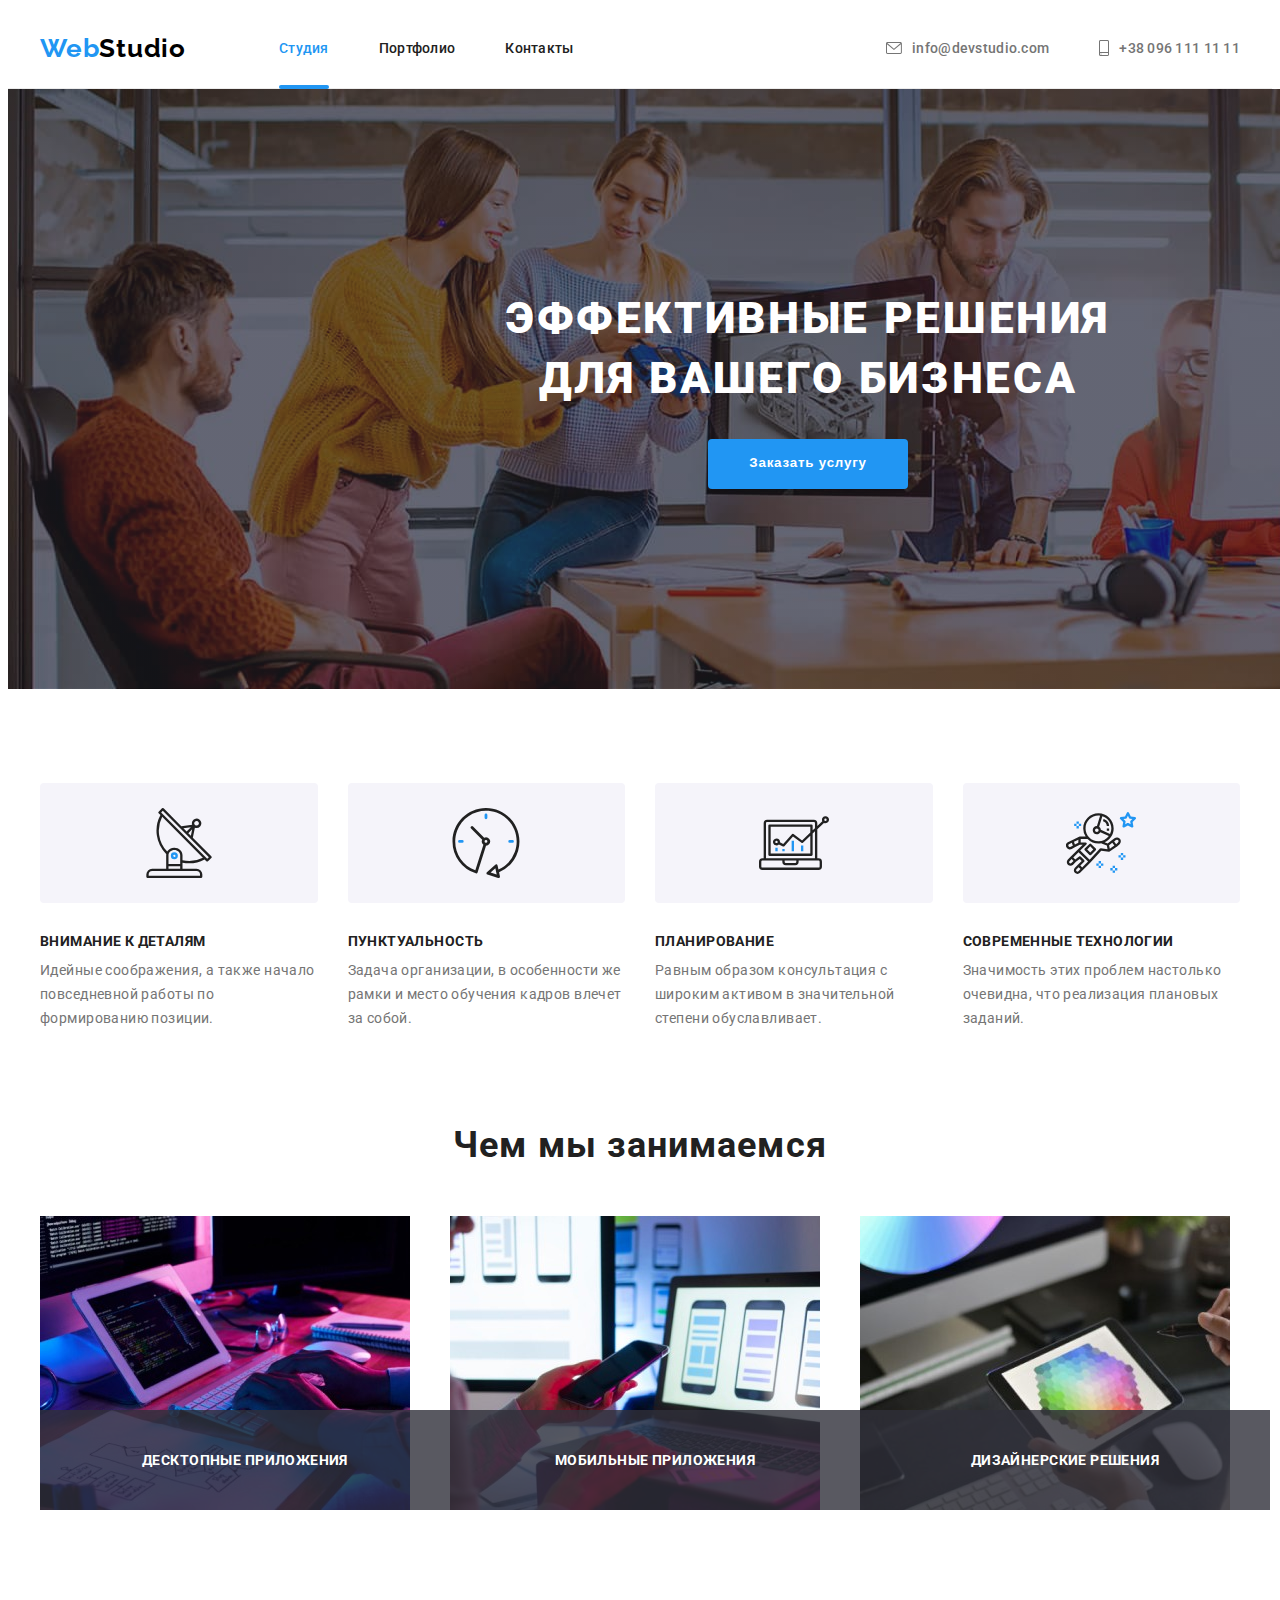
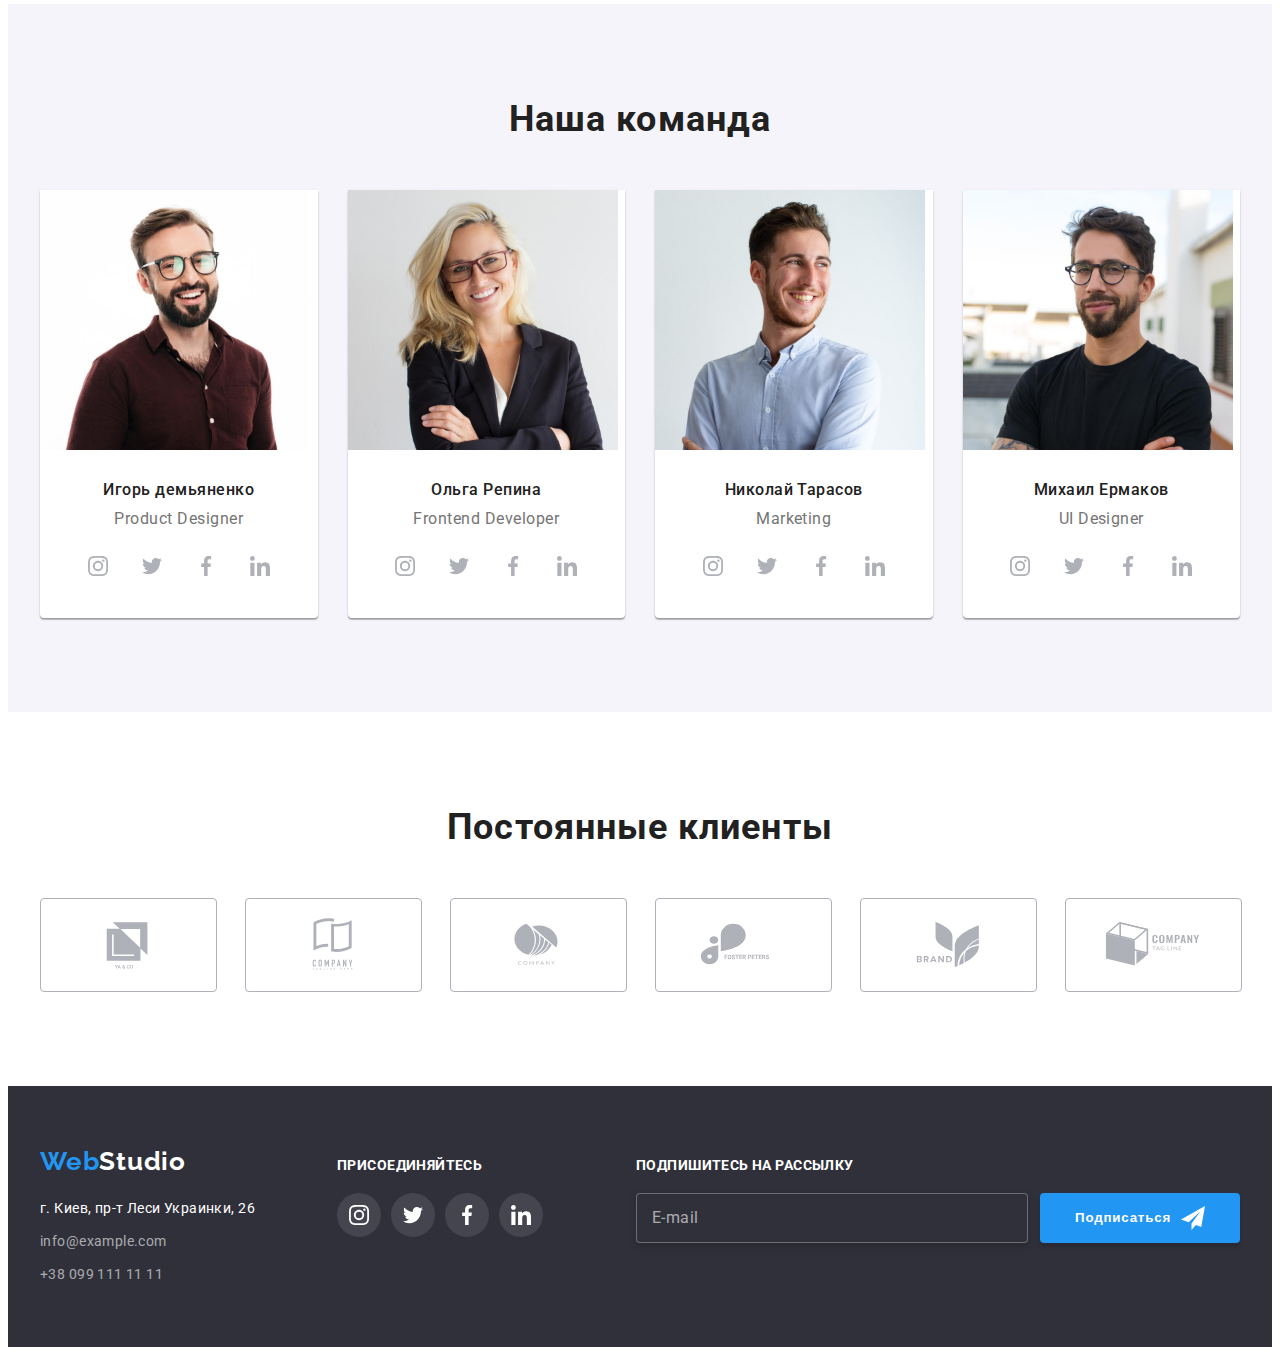
<file: index.html>
<!DOCTYPE html>
<html lang="ru">
  <head>
    <meta charset="UTF-8" />
    <meta http-equiv="X-UA-Compatible" content="IE=edge" />
    <meta name="viewport" content="width=device-width, initial-scale=1.0" />
    <title>WebStudio</title>
    <link rel="preconnect" href="https://fonts.googleapis.com" />
    <link rel="preconnect" href="https://fonts.gstatic.com" crossorigin />
    <link
      href="https://fonts.googleapis.com/css2?family=Raleway:wght@700&family=Roboto:wght@400;500;700;900&display=swap"
      rel="stylesheet"
    />
    <link
      rel="stylesheet"
      href="https://cdnjs.cloudflare.com/ajax/libs/modern-normalize/1.1.0/modern-normalize.min.css"
      integrity="sha512-wpPYUAdjBVSE4KJnH1VR1HeZfpl1ub8YT/NKx4PuQ5NmX2tKuGu6U/JRp5y+Y8XG2tV+wKQpNHVUX03MfMFn9Q=="
      crossorigin="anonymous"
      referrerpolicy="no-referrer"
    />
    <link rel="stylesheet" href="./css/main.min.css" />
  </head>
  <body>
    <!--Шапка-->
    <header class="header">
      <div class="container header__container">
        <nav class="navigation">
          <a href="./index.html" class="navigation__logo logo link"
            >Web<span class="logo--accent-black">Studio</span>
          </a>
          <ul class="navigation__list">
            <li class="navigation__item">
              <a href="./index.html" class="navigation__link navigation__link--active link"
                >Студия</a
              >
            </li>
            <li class="navigation__item">
              <a href="./portfolio.html" class="navigation__link link">Портфолио</a>
            </li>
            <li class="navigation__item">
              <a href="/контакты" class="navigation__link link">Контакты</a>
            </li>
          </ul>
        </nav>
        <!--Контакты-->
        <ul class="contacts-list header__contacts-list">
          <li class="contacts-list__item">
            <a href="mailto:info@devstudio.com" class="contacts-list__link link">
              <svg class="contacts-list__icon" width="16" height="12">
                <use href="./images/icons.svg#icon-envelope"></use>
              </svg>
              info@devstudio.com</a
            >
          </li>
          <li class="contacts-list__item">
            <a href="tel:+380961111111" class="contacts-list__link link">
              <svg class="contacts-list__icon" width="10" height="16">
                <use href="./images/icons.svg#icon-smartphone"></use>
              </svg>
              +38 096 111 11 11</a
            >
          </li>
        </ul>
      </div>
    </header>
    <!--Основной контент-->
    <main>
      <!--Герой-->
      <section class="hero section centered">
        <div class="container">
          <h1 class="hero__title">Эффективные решения для вашего бизнеса</h1>
          <button data-modal-open type="button" class="hero__interaction-btn interaction-btn">
            Заказать услугу
          </button>
        </div>
      </section>
      <!--Наши преимушества-->
      <section class="advantage section">
        <div class="container">
          <!-- Заголовок для ассистивных технологий. Скроем в css -->
          <h2 class="visually-hidden">Наши преимущества</h2>
          <ul class="advantage__list">
            <li class="advantage__item">
              <div class="advantage__pic-wrap">
                <svg class="advantage__icon" width="70" height="70">
                  <use href="./images/icons.svg#icon-antenna"></use>
                </svg>
              </div>
              <h3 class="advantage__title">Внимание к деталям</h3>
              <p class="advantage__text">
                Идейные соображения, а также начало повседневной работы по формированию позиции.
              </p>
            </li>
            <li class="advantage__item">
              <div class="advantage__pic-wrap">
                <svg class="advantage__icon" width="70" height="70">
                  <use href="./images/icons.svg#icon-clock"></use>
                </svg>
              </div>
              <h3 class="advantage__title">Пунктуальность</h3>
              <p class="advantage__text">
                Задача организации, в особенности же рамки и место обучения кадров влечет за собой.
              </p>
            </li>
            <li class="advantage__item">
              <div class="advantage__pic-wrap">
                <svg class="advantage__icon" width="70" height="70">
                  <use href="./images/icons.svg#icon-diagram"></use>
                </svg>
              </div>
              <h3 class="advantage__title">Планирование</h3>
              <p class="advantage__text">
                Равным образом консультация с широким активом в значительной степени обуславливает.
              </p>
            </li>
            <li class="advantage__item">
              <div class="advantage__pic-wrap">
                <svg class="advantage__icon" width="70" height="70">
                  <use href="./images/icons.svg#icon-astronaut"></use>
                </svg>
              </div>
              <h3 class="advantage__title">Современные технологии</h3>
              <p class="advantage__text">
                Значимость этих проблем настолько очевидна, что реализация плановых заданий.
              </p>
            </li>
          </ul>
        </div>
      </section>
      <!--Чем мы занимаемся-->
      <section class="our-jobs section">
        <div class="container">
          <h2 class="our-jobs__title section-title centered">Чем мы занимаемся</h2>
          <ul class="our-jobs__list">
            <li class="our-jobs__item">
              <img
                src="./images/box-1.jpg"
                alt="Рабочий стол программиста, за которым он верстает блок-схему в соответствии с макетом"
                width="370"
                height="294"
                class="our-jobs__img"
              />
              <h3 class="our-jobs__subtitle">Десктопные приложения</h3>
            </li>
            <li class="our-jobs__item">
              <img
                src="./images/box-2.jpg"
                alt="Рабочее место разработчика мобильных приложений. Ноутбук на экране которого отображается три смартфона"
                width="370"
                height="294"
                class="our-jobs__img"
              />
              <h3 class="our-jobs__subtitle">Мобильные приложения</h3>
            </li>
            <li class="our-jobs__item">
              <img
                src="./images/box-3.jpg"
                alt="Рабочий стол дизайнера. Планшет с изображением цветовой палитры в руках дизайнера"
                width="370"
                height="294"
                class="our-jobs__img"
              />
              <h3 class="our-jobs__subtitle">Дизайнерские решения</h3>
            </li>
          </ul>
        </div>
      </section>
      <!--Наша команда-->
      <section class="team section">
        <div class="container">
          <h2 class="team__title section-title centered">Наша команда</h2>
          <ul class="team__list">
            <li class="team__item centered">
              <img
                src="./images/product-designer.jpg"
                alt="Молодой улыбающийся мужчина с черной бородой, в коричневой рубашке и очках."
                width="270"
                height="260"
                class="team__img"
              />
              <div class="team__footer">
                <h3 class="team__name specialist">Игорь демьяненко</h3>
                <p lang="en" class="team__position specialist">Product Designer</p>
                <ul class="social-network social-network--centered">
                  <li class="social-network__item">
                    <a
                      href="https://www.instagram.com/"
                      target="_blank"
                      rel="noreferrer noopener"
                      class="social-network__link--color-gray social-network__link"
                    >
                      <svg class="social-network__icon--fill-gray social-network__icon">
                        <use href="./images/icons.svg#icon-instagram"></use>
                      </svg>
                    </a>
                  </li>
                  <li class="social-network__item">
                    <a
                      href="https://twitter.com/"
                      target="_blank"
                      rel="noreferrer noopener"
                      class="social-network__link--color-gray social-network__link"
                    >
                      <svg class="social-network__icon--fill-gray social-network__icon">
                        <use href="./images/icons.svg#icon-twitter"></use>
                      </svg>
                    </a>
                  </li>
                  <li class="social-network__item">
                    <a
                      href="https://www.facebook.com/"
                      target="_blank"
                      rel="noreferrer noopener"
                      class="social-network__link--color-gray social-network__link"
                    >
                      <svg class="social-network__icon--fill-gray social-network__icon">
                        <use href="./images/icons.svg#icon-facebook"></use>
                      </svg>
                    </a>
                  </li>
                  <li class="social-network__item">
                    <a
                      href="https://www.linkedin.com/"
                      target="_blank"
                      rel="noreferrer noopener"
                      class="social-network__link--color-gray social-network__link"
                    >
                      <svg class="social-network__icon--fill-gray social-network__icon">
                        <use href="./images/icons.svg#icon-linkedin"></use>
                      </svg>
                    </a>
                  </li>
                </ul>
              </div>
            </li>
            <li class="team__item centered">
              <img
                src="./images/frontend-developer.jpg"
                alt="Молодая улыбающаяся блондинка, в темном пиджаке и очках."
                width="270"
                height="260"
                class="team__img"
              />
              <div class="team__footer">
                <h3 class="team__name specialist">Ольга Репина</h3>
                <p lang="en" class="team__position specialist">Frontend Developer</p>
                <ul class="social-network social-network--centered">
                  <li class="social-network__item">
                    <a
                      href="https://www.instagram.com/"
                      target="_blank"
                      rel="noreferrer noopener"
                      class="social-network__link--color-gray social-network__link"
                    >
                      <svg class="social-network__icon--fill-gray social-network__icon">
                        <use href="./images/icons.svg#icon-instagram"></use>
                      </svg>
                    </a>
                  </li>
                  <li class="social-network__item">
                    <a
                      href="https://twitter.com/"
                      target="_blank"
                      rel="noreferrer noopener"
                      class="social-network__link--color-gray social-network__link"
                    >
                      <svg class="social-network__icon--fill-gray social-network__icon">
                        <use href="./images/icons.svg#icon-twitter"></use>
                      </svg>
                    </a>
                  </li>
                  <li class="social-network__item">
                    <a
                      href="https://www.facebook.com/"
                      target="_blank"
                      rel="noreferrer noopener"
                      class="social-network__link--color-gray social-network__link"
                    >
                      <svg class="social-network__icon--fill-gray social-network__icon">
                        <use href="./images/icons.svg#icon-facebook"></use>
                      </svg>
                    </a>
                  </li>
                  <li class="social-network__item">
                    <a
                      href="https://www.linkedin.com/"
                      target="_blank"
                      rel="noreferrer noopener"
                      class="social-network__link--color-gray social-network__link"
                    >
                      <svg class="social-network__icon--fill-gray social-network__icon">
                        <use href="./images/icons.svg#icon-linkedin"></use>
                      </svg>
                    </a>
                  </li>
                </ul>
              </div>
            </li>
            <li class="team__item centered">
              <img
                src="./images/marketing.jpg"
                alt="Молодой улыбающийся мужчина с русой бородой, в светлой рубашке."
                width="270"
                height="260"
                class="team__img"
              />
              <div class="team__footer">
                <h3 class="team__name specialist">Николай Тарасов</h3>
                <p lang="en" class="team__position specialist">Marketing</p>
                <ul class="social-network social-network--centered">
                  <li class="social-network__item">
                    <a
                      href="https://www.instagram.com/"
                      target="_blank"
                      rel="noreferrer noopener"
                      class="social-network__link--color-gray social-network__link"
                    >
                      <svg class="social-network__icon--fill-gray social-network__icon">
                        <use href="./images/icons.svg#icon-instagram"></use>
                      </svg>
                    </a>
                  </li>
                  <li class="social-network__item">
                    <a
                      href="https://twitter.com/"
                      target="_blank"
                      rel="noreferrer noopener"
                      class="social-network__link--color-gray social-network__link"
                    >
                      <svg class="social-network__icon--fill-gray social-network__icon">
                        <use href="./images/icons.svg#icon-twitter"></use>
                      </svg>
                    </a>
                  </li>
                  <li class="social-network__item">
                    <a
                      href="https://www.facebook.com/"
                      target="_blank"
                      rel="noreferrer noopener"
                      class="social-network__link--color-gray social-network__link"
                    >
                      <svg class="social-network__icon--fill-gray social-network__icon">
                        <use href="./images/icons.svg#icon-facebook"></use>
                      </svg>
                    </a>
                  </li>
                  <li class="social-network__item">
                    <a
                      href="https://www.linkedin.com/"
                      target="_blank"
                      rel="noreferrer noopener"
                      class="social-network__link--color-gray social-network__link"
                    >
                      <svg class="social-network__icon--fill-gray social-network__icon">
                        <use href="./images/icons.svg#icon-linkedin"></use>
                      </svg>
                    </a>
                  </li>
                </ul>
              </div>
            </li>
            <li class="team__item centered">
              <img
                src="./images/ui-designer.jpg"
                alt="Молодой мужчина с черной бородой, в черной футболке и очках."
                width="270"
                height="260"
                class="team__img"
              />
              <div class="team__footer">
                <h3 class="team__name specialist">Михаил Ермаков</h3>
                <p lang="en" class="team__position specialist">UI Designer</p>
                <ul class="social-network social-network--centered">
                  <li class="social-network__item">
                    <a
                      href="https://www.instagram.com/"
                      target="_blank"
                      rel="noreferrer noopener"
                      class="social-network__link--color-gray social-network__link"
                    >
                      <svg class="social-network__icon--fill-gray social-network__icon">
                        <use href="./images/icons.svg#icon-instagram"></use>
                      </svg>
                    </a>
                  </li>
                  <li class="social-network__item">
                    <a
                      href="https://twitter.com/"
                      target="_blank"
                      rel="noreferrer noopener"
                      class="social-network__link--color-gray social-network__link"
                    >
                      <svg class="social-network__icon--fill-gray social-network__icon">
                        <use href="./images/icons.svg#icon-twitter"></use>
                      </svg>
                    </a>
                  </li>
                  <li class="social-network__item">
                    <a
                      href="https://www.facebook.com/"
                      target="_blank"
                      rel="noreferrer noopener"
                      class="social-network__link--color-gray social-network__link"
                    >
                      <svg class="social-network__icon--fill-gray social-network__icon">
                        <use href="./images/icons.svg#icon-facebook"></use>
                      </svg>
                    </a>
                  </li>
                  <li class="social-network__item">
                    <a
                      href="https://www.linkedin.com/"
                      target="_blank"
                      rel="noreferrer noopener"
                      class="social-network__link--color-gray social-network__link"
                    >
                      <svg class="social-network__icon--fill-gray social-network__icon">
                        <use href="./images/icons.svg#icon-linkedin"></use>
                      </svg>
                    </a>
                  </li>
                </ul>
              </div>
            </li>
          </ul>
        </div>
      </section>
      <!-- Клиенты -->
      <section class="clients section">
        <div class="container">
          <h2 class="clients__title section-title centered">Постоянные клиенты</h2>
          <ul class="clients__list">
            <li class="clients__item">
              <a
                href="https://www.google.com/"
                target="_blank"
                rel="noreferrer noopener"
                class="clients__link"
                ><svg class="clients__icon">
                  <use href="./images/icons.svg#icon-logo"></use>
                </svg>
              </a>
            </li>
            <li class="clients__item">
              <a
                href="https://www.google.com/"
                target="_blank"
                rel="noreferrer noopener"
                class="clients__link"
                ><svg class="clients__icon">
                  <use href="./images/icons.svg#icon-logo-1"></use></svg
              ></a>
            </li>
            <li class="clients__item">
              <a
                href="https://www.google.com/"
                target="_blank"
                rel="noreferrer noopener"
                class="clients__link"
                ><svg class="clients__icon">
                  <use href="./images/icons.svg#icon-logo-2"></use></svg
              ></a>
            </li>
            <li class="clients__item">
              <a
                href="https://www.google.com/"
                target="_blank"
                rel="noreferrer noopener"
                class="clients__link"
                ><svg class="clients__icon">
                  <use href="./images/icons.svg#icon-logo-3"></use></svg
              ></a>
            </li>
            <li class="clients__item">
              <a
                href="https://www.google.com/"
                target="_blank"
                rel="noreferrer noopener"
                class="clients__link"
                ><svg class="clients__icon">
                  <use href="./images/icons.svg#icon-logo-4"></use></svg
              ></a>
            </li>
            <li class="clients__item">
              <a
                href="https://www.google.com/"
                target="_blank"
                rel="noreferrer noopener"
                class="clients__link"
                ><svg class="clients__icon">
                  <use href="./images/icons.svg#icon-logo-5"></use></svg
              ></a>
            </li>
          </ul>
        </div>
      </section>
    </main>
    <!--Футер-->
    <footer class="footer">
      <div class="container footer__container">
        <div class="footer__address-box">
          <a href="./index.html" class="footer__logo logo link"
            >Web<span class="logo--accent-white">Studio</span>
          </a>
          <address class="footer__address">
            <p class="footer__text">г. Киев, пр-т Леси Украинки, 26</p>
            <ul class="footer__list">
              <li class="footer__item">
                <a href="mailto:info@example.com" class="footer__link link">info@example.com</a>
              </li>
              <li class="footer__item">
                <a href="tel:+380991111111" class="footer__link link">+38 099 111 11 11</a>
              </li>
            </ul>
          </address>
        </div>
        <div class="footer__social-network-box">
          <p class="footer__heading">Присоединяйтесь</p>
          <ul class="social-network">
            <li class="social-network__item">
              <a
                href="https://www.instagram.com/"
                target="_blank"
                rel="noreferrer noopener"
                class="social-network__link social-network__link--bg-color-dark"
              >
                <svg class="social-network__icon social-network__icon--fill-white">
                  <use href="./images/icons.svg#icon-instagram"></use>
                </svg>
              </a>
            </li>
            <li class="social-network__item">
              <a
                href="https://twitter.com/"
                target="_blank"
                rel="noreferrer noopener"
                class="social-network__link social-network__link--bg-color-dark"
                ><svg class="social-network__icon social-network__icon--fill-white">
                  <use href="./images/icons.svg#icon-twitter"></use></svg
              ></a>
            </li>
            <li class="social-network__item">
              <a
                href="https://www.facebook.com/"
                target="_blank"
                rel="noreferrer noopener"
                class="social-network__link social-network__link--bg-color-dark"
                ><svg class="social-network__icon social-network__icon--fill-white">
                  <use href="./images/icons.svg#icon-facebook"></use></svg
              ></a>
            </li>
            <li class="social-network__item">
              <a
                href="https://www.linkedin.com/"
                target="_blank"
                rel="noreferrer noopener"
                class="social-network__link social-network__link--bg-color-dark"
                ><svg class="social-network__icon social-network__icon--fill-white">
                  <use href="./images/icons.svg#icon-linkedin"></use></svg
              ></a>
            </li>
          </ul>
        </div>
        <div class="subscribe-box">
          <p class="footer__heading">Подпишитесь на рассылку</p>
          <form name="subscribe" class="footer__form">
            <input
              type="email"
              name="user-email"
              id="email"
              class="footer__input"
              placeholder=" "
            />
            <label for="email" class="footer__label">E-mail</label>
            <button type="submit" class="footer__btn interaction-btn">
              Подписаться<svg class="footer__btn-icon" width="24" height="24">
                <use href="./images/icons.svg#icon-send"></use>
              </svg>
            </button>
          </form>
        </div>
      </div>
    </footer>
    <!-- modal-->
    <div data-modal class="backdrop is-hidden">
      <div class="modal">
        <button data-modal-close type="button" class="modal__btn-close">
          <svg class="modal__icon-close" width="11" height="11">
            <use href="./images/icons.svg#icon-close"></use>
          </svg>
        </button>
        <p class="modal__title">Оставьте свои данные, мы вам перезвоним</p>
        <form class="form">
          <div class="form__field">
            <label for="name" class="form__label">Имя</label>
            <div class="form__wrap">
              <input type="text" id="name" name="user-name" class="form__input" />
              <svg class="form__icon" width="18" height="18">
                <use href="./images/icons.svg#icon-person"></use>
              </svg>
            </div>
          </div>
          <div class="form__field">
            <label for="tel" class="form__label">Телефон</label>
            <div class="form__wrap">
              <input type="tel" id="tel" name="user-tel" class="form__input" />
              <svg class="form__icon" width="18" height="18">
                <use href="./images/icons.svg#icon-phone"></use>
              </svg>
            </div>
          </div>
          <div class="form__field">
            <label for="user-email" class="form__label">Почта</label>
            <div class="form__wrap">
              <input type="email" id="user-email" name="user-email" class="form__input" />
              <svg class="form__icon" width="18" height="18">
                <use href="./images/icons.svg#icon-email"></use>
              </svg>
            </div>
          </div>
          <div class="form__field">
            <label for="comment" class="form__label">Комментарий</label>
            <textarea
              name="user-comment"
              id="comment"
              placeholder="Введите текст"
              class="form__comment form__input"
            ></textarea>
          </div>
          <div class="form__field">
            <input
              type="checkbox"
              name="form-checkbox"
              id="form-checkbox"
              value="I agree to spam"
              class="checkbox"
            />
            <label for="form-checkbox" class="checkbox__label"
              ><span class="checkbox__icon-wrap">
                <svg class="checkbox__icon" width="16" height="15">
                  <use href="./images/icons.svg#icon-check"></use>
                </svg>
              </span>
              Соглашаюсь с рассылкой и принимаю
              <a href="" class="checkbox__link">Условия договора</a></label
            >
          </div>
          <button type="submit" class="form__btn interaction-btn">Отправить</button>
        </form>
      </div>
    </div>
    <script src="./js/modal.js"></script>
  </body>
</html>
</file>
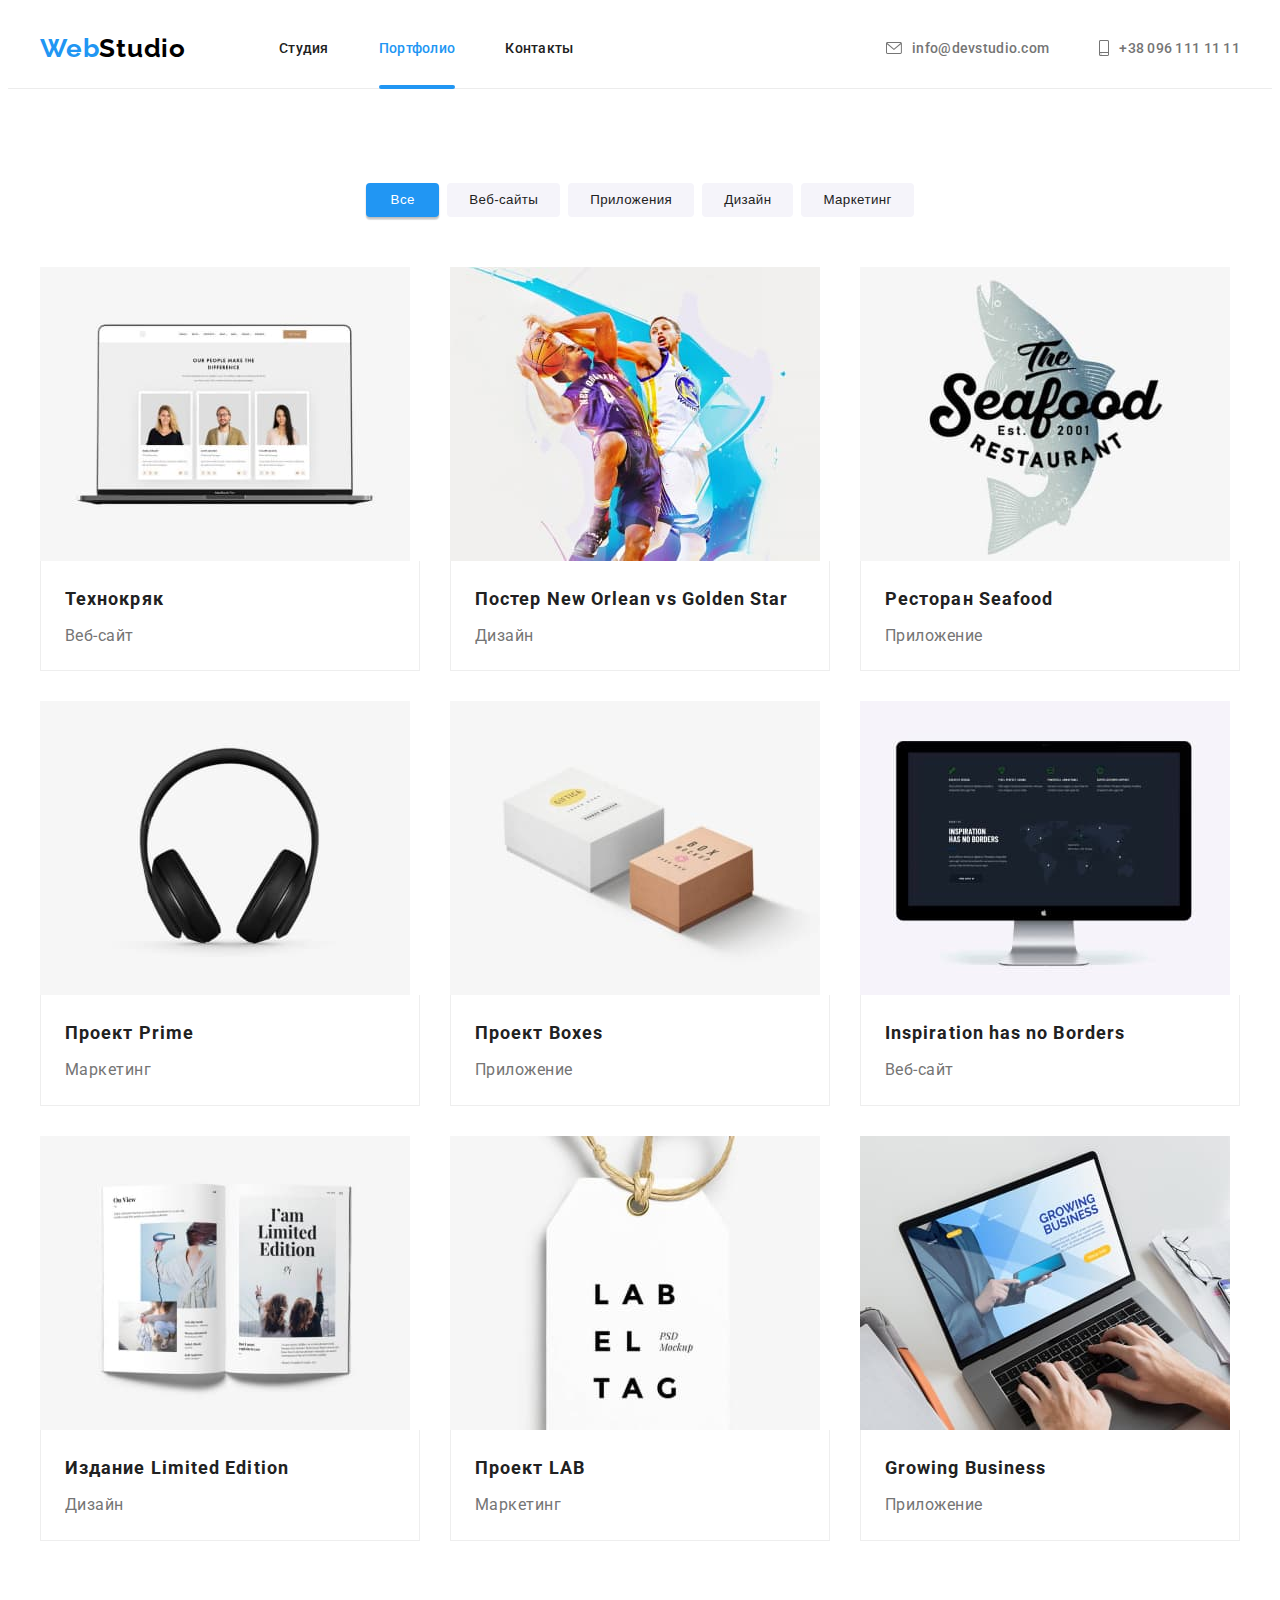
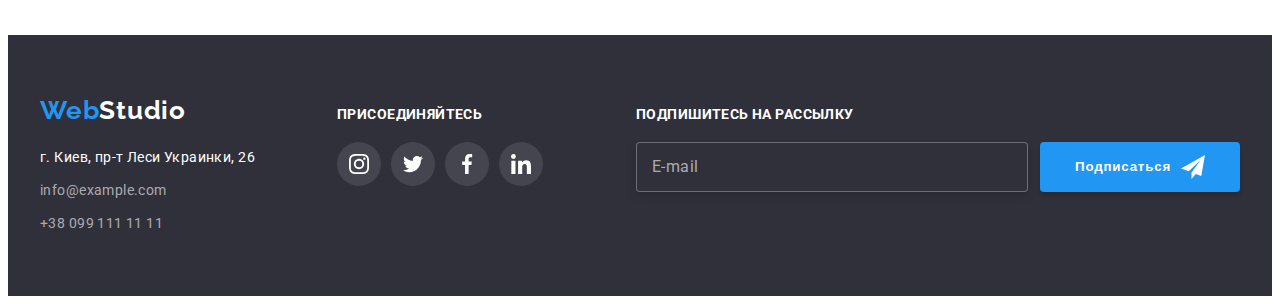
<file: portfolio.html>
<!DOCTYPE html>
<html lang="ru">
  <head>
    <meta charset="UTF-8" />
    <meta http-equiv="X-UA-Compatible" content="IE=edge" />
    <meta name="viewport" content="width=device-width, initial-scale=1.0" />
    <title>Portfolio</title>
    <link rel="preconnect" href="https://fonts.googleapis.com" />
    <link rel="preconnect" href="https://fonts.gstatic.com" crossorigin />
    <link
      href="https://fonts.googleapis.com/css2?family=Raleway:wght@700&family=Roboto:wght@400;500;700;900&display=swap"
      rel="stylesheet"
    />
    <link
      rel="stylesheet"
      href="https://cdnjs.cloudflare.com/ajax/libs/modern-normalize/1.1.0/modern-normalize.min.css"
      integrity="sha512-wpPYUAdjBVSE4KJnH1VR1HeZfpl1ub8YT/NKx4PuQ5NmX2tKuGu6U/JRp5y+Y8XG2tV+wKQpNHVUX03MfMFn9Q=="
      crossorigin="anonymous"
      referrerpolicy="no-referrer"
    />
    <link rel="stylesheet" href="./css/main.min.css" />
  </head>
  <body>
    <!--Шапка-->
    <header class="header">
      <div class="container header__container">
        <nav class="navigation">
          <a href="./index.html" class="navigation__logo logo link"
            >Web<span class="logo--accent-black">Studio</span>
          </a>
          <ul class="navigation__list">
            <li class="navigation__item">
              <a href="./index.html" class="navigation__link link">Студия</a>
            </li>
            <li class="navigation__item">
              <a href="./portfolio.html" class="navigation__link navigation__link--active link"
                >Портфолио</a
              >
            </li>
            <li class="navigation__item">
              <a href="/контакты" class="navigation__link link">Контакты</a>
            </li>
          </ul>
        </nav>
        <!--Контакты-->
        <ul class="contacts-list header__contacts-list">
          <li class="contacts-list__item">
            <a href="mailto:info@devstudio.com" class="contacts-list__link link">
              <svg class="contacts-list__icon" width="16" height="12">
                <use href="./images/icons.svg#icon-envelope"></use>
              </svg>
              info@devstudio.com</a
            >
          </li>
          <li class="contacts-list__item">
            <a href="tel:+380961111111" class="contacts-list__link link">
              <svg class="contacts-list__icon" width="10" height="16">
                <use href="./images/icons.svg#icon-smartphone"></use>
              </svg>
              +38 096 111 11 11</a
            >
          </li>
        </ul>
      </div>
    </header>
    <!--Основной контент-->
    <main>
      <section class="our-works section">
        <div class="container">
          <!-- Логический заголовок. Скроем в css -->
          <h1 class="visually-hidden">Наши работы</h1>
          <ul class="btn-list our-works__btn-list">
            <li class="btn-list__item">
              <button type="button" class="btn-sorting btn-sorting--current-btn">Все</button>
            </li>
            <li class="btn-list__item">
              <button type="button" class="btn-sorting">Веб-сайты</button>
            </li>
            <li class="btn-list__item">
              <button type="button" class="btn-sorting">Приложения</button>
            </li>
            <li class="btn-list__item">
              <button type="button" class="btn-sorting">Дизайн</button>
            </li>
            <li class="btn-list__item">
              <button type="button" class="btn-sorting">Маркетинг</button>
            </li>
          </ul>
          <ul class="our-works__list">
            <li class="our-works__item">
              <a href="" class="our-works__link link">
                <div class="our-works__thumb">
                  <img
                    src="./images/our-works-1.jpg"
                    alt="Веб-сайт на экране ноутбука"
                    width="370"
                    height="294"
                    class="our-works__img"
                  />
                  <div class="overlay">
                    <p class="overlay__text">
                      Технокряк это современная площадка распространения коронавируса. Компании
                      используют эту платформу для цифрового шпионажа и атак на защищённые сервера
                      конкурентов.
                    </p>
                  </div>
                </div>
                <div class="our-works__footer">
                  <h2 class="our-works__title">Технокряк</h2>
                  <p class="our-works__text">Веб-сайт</p>
                </div></a
              >
            </li>
            <li class="our-works__item">
              <a href="" class="our-works__link link">
                <div class="our-works__thumb">
                  <img
                    src="./images/our-works-2.jpg"
                    alt="Два баскетболиста"
                    width="370"
                    height="294"
                    class="our-works__img"
                  />
                  <div class="overlay">
                    <p class="overlay__text">
                      Технокряк это современная площадка распространения коронавируса. Компании
                      используют эту платформу для цифрового шпионажа и атак на защищённые сервера
                      конкурентов.
                    </p>
                  </div>
                </div>
                <div class="our-works__footer">
                  <h2 class="our-works__title">
                    Постер <span lang="en">New Orlean vs Golden Star</span>
                  </h2>
                  <p class="our-works__text">Дизайн</p>
                </div></a
              >
            </li>
            <li class="our-works__item">
              <a href="" class="our-works__link link">
                <div class="our-works__thumb">
                  <img
                    src="./images/our-works-3.jpg"
                    alt="Логотип ресторана"
                    width="370"
                    height="294"
                    class="our-works__img"
                  />
                  <div class="overlay">
                    <p class="overlay__text">
                      Технокряк это современная площадка распространения коронавируса. Компании
                      используют эту платформу для цифрового шпионажа и атак на защищённые сервера
                      конкурентов.
                    </p>
                  </div>
                </div>
                <div class="our-works__footer">
                  <h2 class="our-works__title">Ресторан <span lang="en">Seafood</span></h2>
                  <p class="our-works__text">Приложение</p>
                </div></a
              >
            </li>
            <li class="our-works__item">
              <a href="" class="our-works__link link">
                <div class="our-works__thumb">
                  <img
                    src="./images/our-works-4.jpg"
                    alt="Наушники"
                    width="370"
                    height="294"
                    class="our-works__img"
                  />
                  <div class="overlay">
                    <p class="overlay__text">
                      Технокряк это современная площадка распространения коронавируса. Компании
                      используют эту платформу для цифрового шпионажа и атак на защищённые сервера
                      конкурентов.
                    </p>
                  </div>
                </div>
                <div class="our-works__footer">
                  <h2 class="our-works__title">Проект <span lang="en">Prime</span></h2>
                  <p class="our-works__text">Маркетинг</p>
                </div></a
              >
            </li>
            <li class="our-works__item">
              <a href="" class="our-works__link link">
                <div class="our-works__thumb">
                  <img
                    src="./images/our-works-5.jpg"
                    alt="Две коробки"
                    width="370"
                    height="294"
                    class="our-works__img"
                  />
                  <div class="overlay">
                    <p class="overlay__text">
                      Технокряк это современная площадка распространения коронавируса. Компании
                      используют эту платформу для цифрового шпионажа и атак на защищённые сервера
                      конкурентов.
                    </p>
                  </div>
                </div>
                <div class="our-works__footer">
                  <h2 class="our-works__title">Проект <span lang="en">Boxes</span></h2>
                  <p class="our-works__text">Приложение</p>
                </div></a
              >
            </li>
            <li class="our-works__item">
              <a href="" class="our-works__link link">
                <div class="our-works__thumb">
                  <img
                    src="./images/our-works-6.jpg"
                    alt="Веб-сайт на мониторе"
                    width="370"
                    height="294"
                    class="our-works__img"
                  />
                  <div class="overlay">
                    <p class="overlay__text">
                      Технокряк это современная площадка распространения коронавируса. Компании
                      используют эту платформу для цифрового шпионажа и атак на защищённые сервера
                      конкурентов.
                    </p>
                  </div>
                </div>
                <div class="our-works__footer">
                  <h2 lang="en" class="our-works__title">Inspiration has no Borders</h2>
                  <p class="our-works__text">Веб-сайт</p>
                </div></a
              >
            </li>
            <li class="our-works__item">
              <a href="" class="our-works__link link">
                <div class="our-works__thumb">
                  <img
                    src="./images/our-works-7.jpg"
                    alt="Журнал"
                    width="370"
                    height="294"
                    class="our-works__img"
                  />
                  <div class="overlay">
                    <p class="overlay__text">
                      Технокряк это современная площадка распространения коронавируса. Компании
                      используют эту платформу для цифрового шпионажа и атак на защищённые сервера
                      конкурентов.
                    </p>
                  </div>
                </div>
                <div class="our-works__footer">
                  <h2 class="our-works__title">Издание <span lang="en">Limited Edition</span></h2>
                  <p class="our-works__text">Дизайн</p>
                </div></a
              >
            </li>
            <li class="our-works__item">
              <a href="" class="our-works__link link">
                <div class="our-works__thumb">
                  <img
                    src="./images/our-works-8.jpg"
                    alt="Бирка"
                    width="370"
                    height="294"
                    class="our-works__img"
                  />
                  <div class="overlay">
                    <p class="overlay__text">
                      Технокряк это современная площадка распространения коронавируса. Компании
                      используют эту платформу для цифрового шпионажа и атак на защищённые сервера
                      конкурентов.
                    </p>
                  </div>
                </div>
                <div class="our-works__footer">
                  <h2 class="our-works__title">Проект <span lang="en">LAB</span></h2>
                  <p class="our-works__text">Маркетинг</p>
                </div></a
              >
            </li>
            <li class="our-works__item">
              <a href="" class="our-works__link link">
                <div class="our-works__thumb">
                  <img
                    src="./images/our-works-9.jpg"
                    alt="Приложение на экране ноутбука"
                    width="370"
                    height="294"
                    class="our-works__img"
                  />
                  <div class="overlay">
                    <p class="overlay__text">
                      Технокряк это современная площадка распространения коронавируса. Компании
                      используют эту платформу для цифрового шпионажа и атак на защищённые сервера
                      конкурентов.
                    </p>
                  </div>
                </div>
                <div class="our-works__footer">
                  <h2 lang="en" class="our-works__title">Growing Business</h2>
                  <p class="our-works__text">Приложение</p>
                </div></a
              >
            </li>
          </ul>
        </div>
      </section>
    </main>
    <!--Футер-->
    <footer class="footer">
      <div class="container footer__container">
        <div class="footer__address-box">
          <a href="./index.html" class="footer__logo logo link"
            >Web<span class="logo--accent-white">Studio</span>
          </a>
          <address class="footer__address">
            <p class="footer__text">г. Киев, пр-т Леси Украинки, 26</p>
            <ul class="footer__list">
              <li class="footer__item">
                <a href="mailto:info@example.com" class="footer__link link">info@example.com</a>
              </li>
              <li class="footer__item">
                <a href="tel:+380991111111" class="footer__link link">+38 099 111 11 11</a>
              </li>
            </ul>
          </address>
        </div>
        <div class="footer__social-network-box">
          <p class="footer__heading">Присоединяйтесь</p>
          <ul class="social-network">
            <li class="social-network__item">
              <a
                href="https://www.instagram.com/"
                target="_blank"
                rel="noreferrer noopener"
                class="social-network__link social-network__link--bg-color-dark"
              >
                <svg class="social-network__icon social-network__icon--fill-white">
                  <use href="./images/icons.svg#icon-instagram"></use>
                </svg>
              </a>
            </li>
            <li class="social-network__item">
              <a
                href="https://twitter.com/"
                target="_blank"
                rel="noreferrer noopener"
                class="social-network__link social-network__link--bg-color-dark"
                ><svg class="social-network__icon social-network__icon--fill-white">
                  <use href="./images/icons.svg#icon-twitter"></use></svg
              ></a>
            </li>
            <li class="social-network__item">
              <a
                href="https://www.facebook.com/"
                target="_blank"
                rel="noreferrer noopener"
                class="social-network__link social-network__link--bg-color-dark"
                ><svg class="social-network__icon social-network__icon--fill-white">
                  <use href="./images/icons.svg#icon-facebook"></use></svg
              ></a>
            </li>
            <li class="social-network__item">
              <a
                href="https://www.linkedin.com/"
                target="_blank"
                rel="noreferrer noopener"
                class="social-network__link social-network__link--bg-color-dark"
                ><svg class="social-network__icon social-network__icon--fill-white">
                  <use href="./images/icons.svg#icon-linkedin"></use></svg
              ></a>
            </li>
          </ul>
        </div>
        <div class="subscribe-box">
          <p class="footer__heading">Подпишитесь на рассылку</p>
          <form name="subscribe" class="footer__form">
            <input
              type="email"
              name="user-email"
              id="email"
              class="footer__input"
              placeholder=" "
            />
            <label for="email" class="footer__label">E-mail</label>
            <button type="submit" class="footer__btn interaction-btn">
              Подписаться<svg class="footer__btn-icon" width="24" height="24">
                <use href="./images/icons.svg#icon-send"></use>
              </svg>
            </button>
          </form>
        </div>
      </div>
    </footer>
  </body>
</html>
</file>
<file: css/main.min.css>
:root{--main-background-color: #ffffff;--secondary-background-color: #2f303a;--section-background-color: #f5f4fa;--main-text-color: #212121;--first-text-color: #757575;--secondary-text-color: #ffffff;--accent-text-color: #2196f3;--contaks-footer-color: rgba(255, 255, 255, 0.6);--main-logo-color: #2196f3;--first-logo-color: #000000;--second-logo-color: #ffffff;--main-btn-color: #212121;--accent-btn-color: #ffffff;--main-btn-background-color: #f5f4fa;--accent-btn-background-color: #2196f3;--secondary-accent-btn-background-color: #188ce8;--main-icon-color: #afb1b8;--secondary-icon-color: #ffffff;--transition-duration: 250ms;--transition-timing-function: cubic-bezier(0.4, 0, 0.2, 1)}h1,h2,h3,h4,h5,h6,p{margin:0}ul{margin:0;padding:0;list-style:none}img{display:block}.link{text-decoration:none}.visually-hidden{position:absolute;white-space:nowrap;width:1px;height:1px;overflow:hidden;border:0;padding:0;clip:rect(0 0 0 0);-webkit-clip-path:inset(50%);clip-path:inset(50%);margin:-1px}body{font-family:'Roboto', sans-serif;font-size:16px;background-color:var(--main-background-color);color:var(--main-text-color)}.interaction-btn,.btn-sorting{text-align:center;border:none;border-radius:4px;cursor:pointer}.logo{display:inline-block;font-family:'Raleway', sans-serif;font-weight:700;font-size:26px;line-height:calc(31 / 26);letter-spacing:0.03em;color:var(--main-logo-color)}.logo--accent-black{color:var(--first-logo-color)}.logo--accent-white{color:var(--second-logo-color)}.header{border-bottom:1px solid #ececec}.header__container{display:-webkit-box;display:-ms-flexbox;display:flex;-webkit-box-align:center;-ms-flex-align:center;align-items:center}.navigation__logo{padding-top:24px;padding-bottom:24px}.navigation__link,.contacts-list__link{display:block;padding-top:32px;padding-bottom:32px;-webkit-transition:color var(--transition-duration) var(--transition-timing-function);transition:color var(--transition-duration) var(--transition-timing-function)}.navigation__list,.contacts-list{font-weight:500;font-size:14px;line-height:calc(16 / 14);letter-spacing:0.02em}.navigation__list{display:-webkit-box;display:-ms-flexbox;display:flex;-webkit-box-align:center;-ms-flex-align:center;align-items:center;margin-left:93px}.navigation__item{position:relative}.navigation__item:not(:last-child){margin-right:50px}.navigation{display:-webkit-box;display:-ms-flexbox;display:flex;-webkit-box-align:center;-ms-flex-align:center;align-items:center}.navigation__link{color:currentColor}.navigation__link:hover,.navigation__link:focus{color:var(--accent-text-color)}.contacts-list{display:-webkit-box;display:-ms-flexbox;display:flex}.header__contacts-list{margin-left:auto}.contacts-list__item:not(:last-child){margin-right:50px}.contacts-list__icon{margin-right:10px;fill:currentColor}.contacts-list__link{display:-webkit-box;display:-ms-flexbox;display:flex;-webkit-box-align:center;-ms-flex-align:center;align-items:center;color:var(--first-text-color)}.contacts-list__link:hover,.contacts-list__link:focus{color:var(--accent-text-color)}.navigation__link--active{color:var(--accent-text-color)}.navigation__link--active::after{position:absolute;bottom:-1px;left:0;content:'';width:100%;height:4px;border-radius:2px;background-color:var(--accent-text-color)}.interaction-btn{display:-webkit-box;display:-ms-flexbox;display:flex;-webkit-box-align:center;-ms-flex-align:center;align-items:center;-webkit-box-pack:center;-ms-flex-pack:center;justify-content:center;min-width:200px;padding:10px 25px;min-height:50px;font-weight:700;line-height:1.87;letter-spacing:0.06em;-webkit-transition:background-color var(--transition-duration) var(--transition-timing-function);transition:background-color var(--transition-duration) var(--transition-timing-function);color:var(--accent-btn-color);background-color:var(--accent-btn-background-color);-webkit-box-shadow:0px 4px 4px rgba(0,0,0,0.15);box-shadow:0px 4px 4px rgba(0,0,0,0.15)}.interaction-btn:hover,.interaction-btn:focus{background-color:var(--secondary-accent-btn-background-color)}.container{width:1200px;margin:0 auto;padding:0 15px}.section{padding:94px 0}.centered{text-align:center}.section-title{font-size:36px;line-height:calc(42 / 36);letter-spacing:0.03em}.hero{width:1600px;margin-left:auto;margin-right:auto;padding-top:200px;padding-bottom:200px;background-color:var(--secondary-background-color);background-image:-webkit-gradient(linear, right top, left top, from(rgba(47,48,58,0.4)), to(rgba(47,48,58,0.4))),url("../images/hero-img.jpg");background-image:linear-gradient(to left, rgba(47,48,58,0.4), rgba(47,48,58,0.4)),url("../images/hero-img.jpg");background-repeat:no-repeat;background-size:cover;background-position:center}.hero__title{width:696px;margin-right:auto;margin-left:auto;margin-bottom:30px;font-weight:900;font-size:44px;line-height:1.36;letter-spacing:0.06em;text-transform:uppercase;color:var(--secondary-text-color)}.hero__interaction-btn{margin-right:auto;margin-left:auto}.advantage__list{display:-webkit-box;display:-ms-flexbox;display:flex}.advantage__item{width:calc((100% - 3 * 30px) / 4)}.advantage__item:not(:last-child){margin-right:30px}.advantage__pic-wrap{display:-webkit-box;display:-ms-flexbox;display:flex;-webkit-box-align:center;-ms-flex-align:center;align-items:center;-webkit-box-pack:center;-ms-flex-pack:center;justify-content:center;height:120px;margin-bottom:30px;background-color:var(--section-background-color);border-radius:4px}.advantage__title{margin-bottom:10px;font-size:14px;line-height:calc(16 / 14);letter-spacing:0.03em;text-transform:uppercase}.advantage__text{font-size:14px;line-height:1.71;letter-spacing:0.03em;color:var(--first-text-color)}.our-jobs{padding-top:0}.our-jobs__title{margin-bottom:50px}.our-jobs__list{display:-webkit-box;display:-ms-flexbox;display:flex}.our-jobs__item{position:relative;width:calc((100% - 2 * 30px) / 3)}.our-jobs__item:not(:last-child){margin-right:30px}.our-jobs__img{max-width:100%;height:auto}.our-jobs__subtitle{position:absolute;bottom:0;left:0;display:-webkit-box;display:-ms-flexbox;display:flex;-webkit-box-align:center;-ms-flex-align:center;align-items:center;-webkit-box-pack:center;-ms-flex-pack:center;justify-content:center;width:100%;min-height:70px;padding:15px;font-size:14px;line-height:calc(16 / 14);letter-spacing:0.03em;text-transform:uppercase;color:var(--secondary-text-color);background-color:rgba(47,48,58,0.8)}.team{background-color:var(--section-background-color)}.team__title{margin-bottom:50px}.team__list{display:-webkit-box;display:-ms-flexbox;display:flex}.team__item{width:calc((100% - 3 * 30px) / 4);background-color:var(--main-background-color);-webkit-box-shadow:0px 1px 3px rgba(0,0,0,0.12),0px 1px 1px rgba(0,0,0,0.14),0px 2px 1px rgba(0,0,0,0.2);box-shadow:0px 1px 3px rgba(0,0,0,0.12),0px 1px 1px rgba(0,0,0,0.14),0px 2px 1px rgba(0,0,0,0.2);border-radius:0px 0px 4px 4px}.team__item:not(:last-child){margin-right:30px}.team__img{max-width:100%;height:auto}.specialist{line-height:calc(19 / 16);letter-spacing:0.03em}.team__footer{padding:30px 32px}.team__name{margin-bottom:10px;font-size:inherit;font-weight:500}.team__position{margin-bottom:16px;color:var(--first-text-color)}.social-network{display:-webkit-box;display:-ms-flexbox;display:flex}.social-network--centered{-webkit-box-pack:center;-ms-flex-pack:center;justify-content:center}.social-network__item:not(:last-child){margin-right:10px}.social-network__link{display:-webkit-box;display:-ms-flexbox;display:flex;-webkit-box-align:center;-ms-flex-align:center;align-items:center;-webkit-box-pack:center;-ms-flex-pack:center;justify-content:center;width:44px;height:44px;border-radius:50%;cursor:pointer}.social-network__link--color-gray{color:var(--main-icon-color);-webkit-transition:color var(--transition-duration) var(--transition-timing-function),background-color var(--transition-duration) var(--transition-timing-function);transition:color var(--transition-duration) var(--transition-timing-function),background-color var(--transition-duration) var(--transition-timing-function)}.social-network__link--color-gray:hover,.social-network__link--color-gray:focus{color:var(--secondary-icon-color);background-color:var(--accent-btn-background-color)}.social-network__link--bg-color-dark{background-color:rgba(255,255,255,0.1);-webkit-transition:background-color var(--transition-duration) var(--transition-timing-function);transition:background-color var(--transition-duration) var(--transition-timing-function)}.social-network__link--bg-color-dark:hover,.social-network__link--bg-color-dark:focus{background-color:var(--accent-btn-background-color)}.social-network__icon{width:20px;height:20px}.social-network__icon--fill-gray{fill:currentColor}.social-network__icon--fill-white{fill:var(--secondary-icon-color)}.clients__title{margin-bottom:50px}.clients__list{display:-webkit-box;display:-ms-flexbox;display:flex}.clients__item{width:calc((100% - 5 * 30px) / 6)}.clients__item:not(:last-child){margin-right:30px}.clients__link{display:-webkit-box;display:-ms-flexbox;display:flex;-webkit-box-align:center;-ms-flex-align:center;align-items:center;-webkit-box-pack:center;-ms-flex-pack:center;justify-content:center;width:100%;height:92px;border:1px solid var(--main-icon-color);border-radius:4px;color:var(--main-icon-color);-webkit-transition:color var(--transition-duration) var(--transition-timing-function),border-color var(--transition-duration) var(--transition-timing-function);transition:color var(--transition-duration) var(--transition-timing-function),border-color var(--transition-duration) var(--transition-timing-function)}.clients__link:hover,.clients__link:focus{color:var(--accent-btn-background-color);border-color:var(--accent-btn-background-color)}.clients__icon{width:106px;height:60px;fill:currentColor}.btn-list{display:-webkit-box;display:-ms-flexbox;display:flex;-webkit-box-align:center;-ms-flex-align:center;align-items:center;-webkit-box-pack:center;-ms-flex-pack:center;justify-content:center}.btn-list__item:not(:last-child){margin-right:8px}.btn-sorting{padding:6px 22px;min-width:73px;font-weight:500;line-height:1.62;letter-spacing:0.03em;color:var(--main-btn-color);background-color:var(--main-btn-background-color);-webkit-transition:color var(--transition-duration) var(--transition-timing-function),background-color var(--transition-duration) var(--transition-timing-function),-webkit-box-shadow var(--transition-duration) var(--transition-timing-function);transition:color var(--transition-duration) var(--transition-timing-function),background-color var(--transition-duration) var(--transition-timing-function),-webkit-box-shadow var(--transition-duration) var(--transition-timing-function);transition:color var(--transition-duration) var(--transition-timing-function),background-color var(--transition-duration) var(--transition-timing-function),box-shadow var(--transition-duration) var(--transition-timing-function);transition:color var(--transition-duration) var(--transition-timing-function),background-color var(--transition-duration) var(--transition-timing-function),box-shadow var(--transition-duration) var(--transition-timing-function),-webkit-box-shadow var(--transition-duration) var(--transition-timing-function)}.btn-sorting:hover,.btn-sorting:focus,.btn-sorting--current-btn{color:var(--accent-btn-color);background-color:var(--accent-btn-background-color);-webkit-box-shadow:0px 3px 1px rgba(0,0,0,0.1),0px 1px 2px rgba(0,0,0,0.08),0px 2px 2px rgba(0,0,0,0.12);box-shadow:0px 3px 1px rgba(0,0,0,0.1),0px 1px 2px rgba(0,0,0,0.08),0px 2px 2px rgba(0,0,0,0.12)}.our-works__btn-list{margin-bottom:50px}.our-works__list{display:-webkit-box;display:-ms-flexbox;display:flex;-ms-flex-wrap:wrap;flex-wrap:wrap;margin:-15px}.our-works__item{width:calc((100% - 3 * 30px) / 3);margin:15px}.our-works__link{display:block;cursor:pointer;-webkit-transition:-webkit-box-shadow var(--transition-duration) var(--transition-timing-function);transition:-webkit-box-shadow var(--transition-duration) var(--transition-timing-function);transition:box-shadow var(--transition-duration) var(--transition-timing-function);transition:box-shadow var(--transition-duration) var(--transition-timing-function), -webkit-box-shadow var(--transition-duration) var(--transition-timing-function)}.our-works__link:hover,.our-works__link:focus{-webkit-box-shadow:0px 1px 1px rgba(0,0,0,0.12),0px 4px 4px rgba(0,0,0,0.06),1px 4px 6px rgba(0,0,0,0.16);box-shadow:0px 1px 1px rgba(0,0,0,0.12),0px 4px 4px rgba(0,0,0,0.06),1px 4px 6px rgba(0,0,0,0.16)}.our-works__thumb{position:relative;overflow:hidden}.our-works__img{max-width:100%;height:auto}.overlay{position:absolute;top:0;left:0;display:-webkit-box;display:-ms-flexbox;display:flex;-webkit-box-align:center;-ms-flex-align:center;align-items:center;-webkit-box-pack:center;-ms-flex-pack:center;justify-content:center;width:100%;height:100%;padding:24px;overflow:auto;background-color:rgba(33,150,243,0.9);-webkit-transform:translateY(101%);transform:translateY(101%);-webkit-transition:-webkit-transform var(--transition-duration) var(--transition-timing-function);transition:-webkit-transform var(--transition-duration) var(--transition-timing-function);transition:transform var(--transition-duration) var(--transition-timing-function);transition:transform var(--transition-duration) var(--transition-timing-function), -webkit-transform var(--transition-duration) var(--transition-timing-function)}.our-works__item:hover .overlay,.our-works__item:focus-within .overlay{-webkit-transform:translateY(0);transform:translateY(0)}.overlay__text{font-size:18px;line-height:1.56;letter-spacing:0.03em;color:var(--secondary-text-color)}.our-works__footer{padding:20px 24px;border-right:1px solid #eeeeee;border-bottom:1px solid #eeeeee;border-left:1px solid #eeeeee}.our-works__title{margin-bottom:4px;font-size:18px;line-height:2;letter-spacing:0.06em;color:var(--main-text-color)}.our-works__text{line-height:1.87;letter-spacing:0.03em;color:var(--first-text-color)}.footer{padding:60px 0;background-color:var(--secondary-background-color)}.footer__container{display:-webkit-box;display:-ms-flexbox;display:flex;-webkit-box-align:baseline;-ms-flex-align:baseline;align-items:baseline}.footer__address-box{margin-right:70px;width:231px}.footer__logo{margin-bottom:20px}.footer__address{font-style:normal;font-weight:400;font-size:14px;line-height:1.71;letter-spacing:0.03em}.footer__text{margin-bottom:9px;color:var(--secondary-text-color)}.footer__item:first-child{margin-bottom:9px}.footer__link{color:var(--contaks-footer-color);-webkit-transition:color var(--transition-duration) var(--transition-timing-function);transition:color var(--transition-duration) var(--transition-timing-function)}.footer__link:hover,.footer__link:focus{color:var(--accent-text-color)}.footer__social-network-box{margin-right:93px}.footer__heading{margin-bottom:20px;font-weight:700;font-size:14px;line-height:calc(16 / 14);letter-spacing:0.03em;text-transform:uppercase;color:var(--secondary-text-color)}.footer__form{position:relative;display:-webkit-box;display:-ms-flexbox;display:flex}.footer__input{width:358px;padding:0 16px;font-size:16px;line-height:1.25;letter-spacing:0.03em;color:var(--contaks-footer-color);border:1px solid rgba(255,255,255,0.3);-webkit-filter:drop-shadow(0px 4px 4px rgba(0,0,0,0.15));filter:drop-shadow(0px 4px 4px rgba(0,0,0,0.15));border-radius:4px;background-color:var(--secondary-background-color)}.footer__label{position:absolute;top:50%;left:16px;-webkit-transform:translateY(-50%);transform:translateY(-50%);z-index:1;font-size:16px;line-height:1.25;letter-spacing:0.03em;color:rgba(255,255,255,0.6);-webkit-transition:-webkit-transform var(--transition-duration) var(--transition-timing-function);transition:-webkit-transform var(--transition-duration) var(--transition-timing-function);transition:transform var(--transition-duration) var(--transition-timing-function);transition:transform var(--transition-duration) var(--transition-timing-function), -webkit-transform var(--transition-duration) var(--transition-timing-function)}.footer__input:focus+.footer__label,.footer__input:not(:placeholder-shown)+.footer__label{-webkit-transform:translateY(40px);transform:translateY(40px)}.footer__btn{margin-left:12px}.footer__btn-icon{margin-left:10px}.backdrop{position:fixed;top:0;left:0;right:0;bottom:0;background-color:rgba(0,0,0,0.2);-webkit-transition:opacity var(--transition-duration) var(--transition-timing-function),visibility var(--transition-duration) var(--transition-timing-function);transition:opacity var(--transition-duration) var(--transition-timing-function),visibility var(--transition-duration) var(--transition-timing-function);opacity:1}.is-hidden{visibility:hidden;opacity:0;pointer-events:none}.modal{position:absolute;top:50%;left:50%;width:528px;padding:40px;background-color:var(--main-background-color);-webkit-box-shadow:0px 1px 3px rgba(0,0,0,0.12),0px 1px 1px rgba(0,0,0,0.14),0px 2px 1px rgba(0,0,0,0.2);box-shadow:0px 1px 3px rgba(0,0,0,0.12),0px 1px 1px rgba(0,0,0,0.14),0px 2px 1px rgba(0,0,0,0.2);border-radius:4px;-webkit-transform:translate(-50%, -50%) scale(1) rotateZ(0);transform:translate(-50%, -50%) scale(1) rotateZ(0);-webkit-transition:-webkit-transform var(--transition-duration) var(--transition-timing-function);transition:-webkit-transform var(--transition-duration) var(--transition-timing-function);transition:transform var(--transition-duration) var(--transition-timing-function);transition:transform var(--transition-duration) var(--transition-timing-function), -webkit-transform var(--transition-duration) var(--transition-timing-function)}.is-hidden .modal{-webkit-transform:translate(-50%, -50%) scale(0.7) rotateZ(90deg);transform:translate(-50%, -50%) scale(0.7) rotateZ(90deg)}.modal__btn-close{position:absolute;top:8px;right:8px;display:-webkit-box;display:-ms-flexbox;display:flex;-webkit-box-align:center;-ms-flex-align:center;align-items:center;-webkit-box-pack:center;-ms-flex-pack:center;justify-content:center;width:30px;height:30px;background:var(--main-background-color);border:1px solid rgba(0,0,0,0.1);border-radius:50%;-webkit-box-shadow:0px 1px 3px rgba(0,0,0,0.12),0px 1px 1px rgba(0,0,0,0.14),0px 2px 1px rgba(0,0,0,0.2);box-shadow:0px 1px 3px rgba(0,0,0,0.12),0px 1px 1px rgba(0,0,0,0.14),0px 2px 1px rgba(0,0,0,0.2);cursor:pointer}.modal__btn-close:active{-webkit-box-shadow:none;box-shadow:none}.modal__icon-close{-webkit-transition:fill var(--transition-duration) var(--transition-timing-function);transition:fill var(--transition-duration) var(--transition-timing-function)}.modal__btn-close:hover .modal__icon-close,.modal__btn-close:focus .modal__icon-close{fill:var(--accent-btn-background-color)}.modal__title{margin-bottom:12px;font-weight:700;font-size:20px;line-height:calc(23 / 20);text-align:center;letter-spacing:0.03em;color:var(--main-text-color)}.form__field:nth-child(-n+3){margin-bottom:10px}.form__field:nth-child(4){margin-bottom:20px}.form__label{font-size:12px;line-height:calc(14 / 12);letter-spacing:0.01em;color:var(--first-text-color)}.form__wrap{position:relative;margin-top:4px}.form__input{width:100%;height:40px;padding-left:42px;border:1px solid rgba(33,33,33,0.2);border-radius:4px;-webkit-transition:border-color var(--transition-duration) var(--transition-timing-function);transition:border-color var(--transition-duration) var(--transition-timing-function)}.form__input:focus{border-color:var(--accent-text-color);outline:none}.form__icon{position:absolute;top:50%;left:12px;-webkit-transform:translateY(-50%);transform:translateY(-50%);-webkit-transition:fill var(--transition-duration) var(--transition-timing-function);transition:fill var(--transition-duration) var(--transition-timing-function)}.form__input:focus+.form__icon{fill:var(--accent-text-color)}.form__comment{display:block;height:120px;margin-top:4px;padding:12px 16px;resize:none}.form__comment::-webkit-input-placeholder{font-size:14px;line-height:calc(16 / 14);letter-spacing:0.01em;color:rgba(117,117,117,0.5)}.form__comment:-ms-input-placeholder{font-size:14px;line-height:calc(16 / 14);letter-spacing:0.01em;color:rgba(117,117,117,0.5)}.form__comment::-ms-input-placeholder{font-size:14px;line-height:calc(16 / 14);letter-spacing:0.01em;color:rgba(117,117,117,0.5)}.form__comment::placeholder{font-size:14px;line-height:calc(16 / 14);letter-spacing:0.01em;color:rgba(117,117,117,0.5)}.form__field:nth-child(5){margin-bottom:30px;padding-left:14px}.checkbox{position:absolute;white-space:nowrap;width:1px;height:1px;overflow:hidden;border:0;padding:0;clip:rect(0 0 0 0);-webkit-clip-path:inset(50%);clip-path:inset(50%);margin:-1px}.checkbox__label{display:-webkit-box;display:-ms-flexbox;display:flex;-webkit-box-align:center;-ms-flex-align:center;align-items:center;font-size:14px;line-height:1.71;letter-spacing:0.03em;color:var(--first-text-color)}.checkbox__icon-wrap{margin-right:8px;width:16px;height:15px;border:2px solid var(--main-text-color);border-radius:2px;display:-webkit-box;display:-ms-flexbox;display:flex;-webkit-box-align:center;-ms-flex-align:center;align-items:center;-webkit-box-pack:center;-ms-flex-pack:center;justify-content:center}.checkbox:focus+.checkbox__label .checkbox__icon-wrap{outline:1px solid var(--main-text-color)}.checkbox:checked+.checkbox__label .checkbox__icon-wrap{background-color:var(--accent-text-color);border:none;outline:none}.checkbox:checked:focus+.checkbox__label .checkbox__icon-wrap{outline:1px solid var(--main-text-color)}.checkbox__icon{fill:transparent}.checkbox:checked+.checkbox__label .checkbox__icon{fill:var(--main-background-color)}.checkbox__link{color:var(--accent-text-color)}.form__btn{margin-left:auto;margin-right:auto}
/*# sourceMappingURL=main.min.css.map */
</file>
